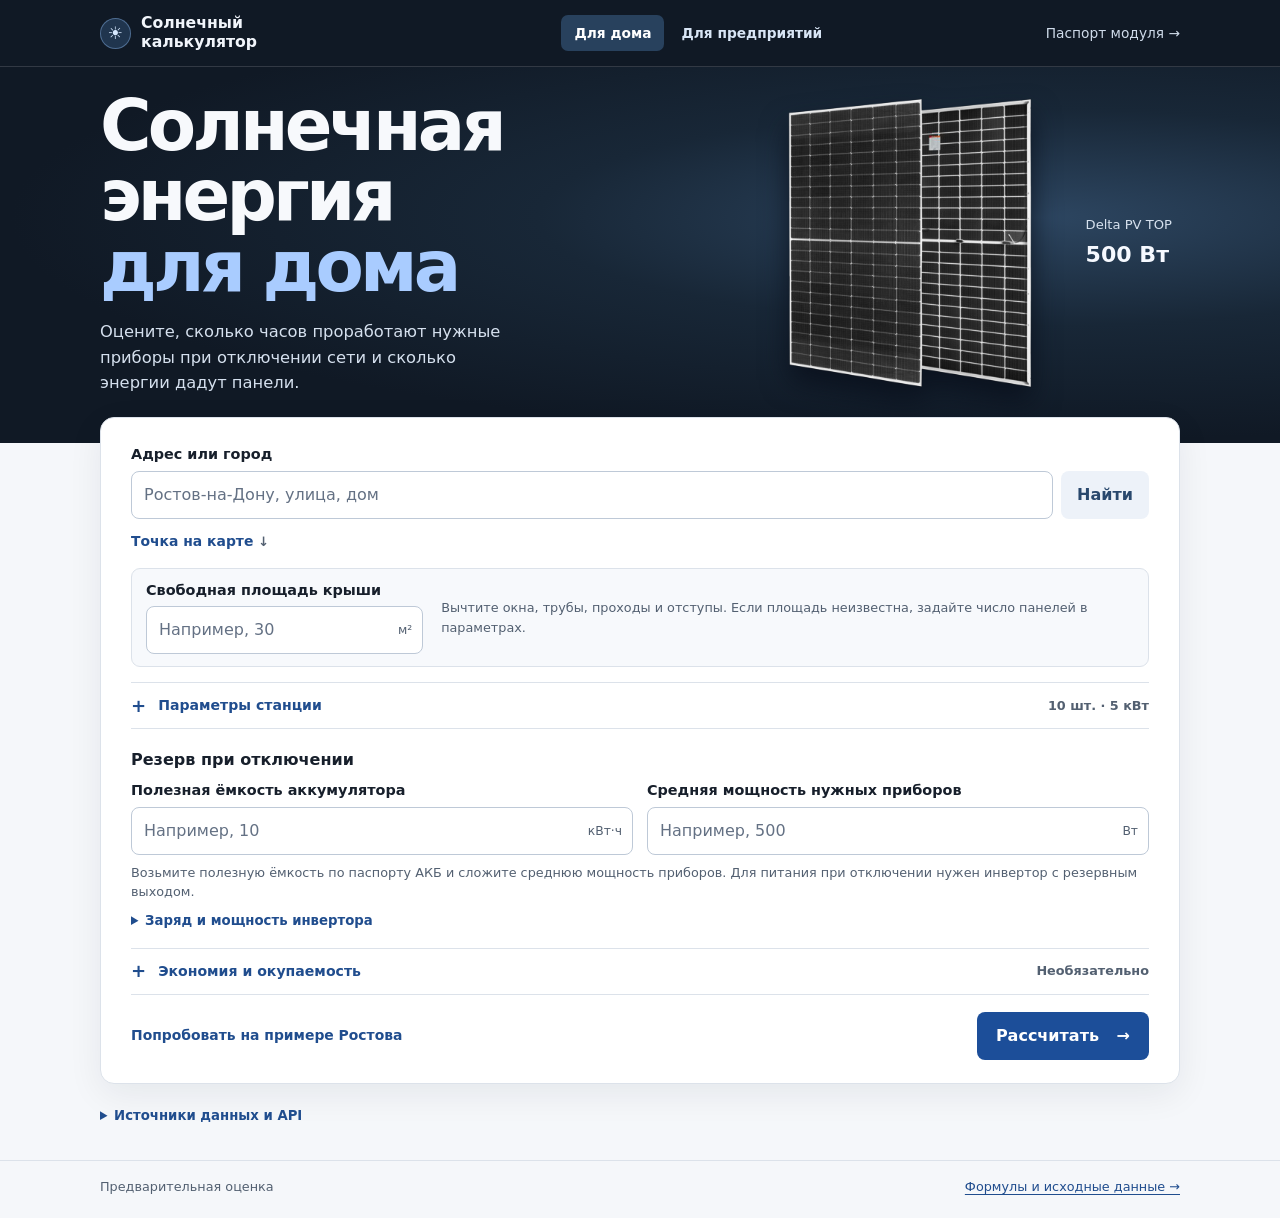
<file: home.html>
<!doctype html>
<html lang="ru">
<head>
  <meta charset="utf-8">
  <meta name="viewport" content="width=device-width, initial-scale=1">
  <meta name="description" content="Рассчитайте время работы от аккумулятора, солнечную выработку и экономию на электроэнергии для дома.">
  <meta name="robots" content="noindex, nofollow">
  <title>Солнечные панели для дома · Delta 500</title>
  <link rel="stylesheet" href="./leaflet.css">
  <link rel="stylesheet" href="./style.css?v=2">
  <script src="./leaflet.js" defer></script>
  <script src="./app.js?v=2" type="module"></script>
</head>
<body data-mode="home">
  <header class="site-header">
    <div class="container header-inner">
      <a class="brand" href="./"><span class="brand-icon" aria-hidden="true">☀︎</span> Солнечный калькулятор</a>
      <nav class="audience-nav" aria-label="Варианты расчёта">
        <a href="./home.html" aria-current="page">Для дома</a>
        <a href="./industry.html">Для предприятий</a>
      </nav>
      <a class="passport-link" href="./panel.pdf" target="_blank" rel="noopener">Паспорт модуля <span aria-hidden="true">→</span></a>
    </div>
  </header>

  <main>
    <section class="hero" aria-labelledby="page-title">
      <div class="container intro">
        <div class="hero-copy">
          <h1 id="page-title">Солнечная энергия <span>для дома</span></h1>
          <p>Оцените, сколько часов проработают нужные приборы при отключении сети и сколько энергии дадут панели.</p>
        </div>
        <figure class="module-photo">
          <img src="./images/delta-module.png" alt="Лицевая и тыльная стороны модуля Delta PV TOP" width="400" height="400" fetchpriority="high">
          <figcaption><span>Delta PV TOP</span><b>500 Вт</b></figcaption>
        </figure>
      </div>
    </section>

    <div class="container workspace" id="workspace">
      <noscript>Для расчёта включите JavaScript в браузере.</noscript>
    </div>
  </main>
  <footer class="site-footer"><div class="container">Предварительная оценка <a href="./methodology.html">Формулы и исходные данные →</a></div></footer>
</body>
</html>
</file>
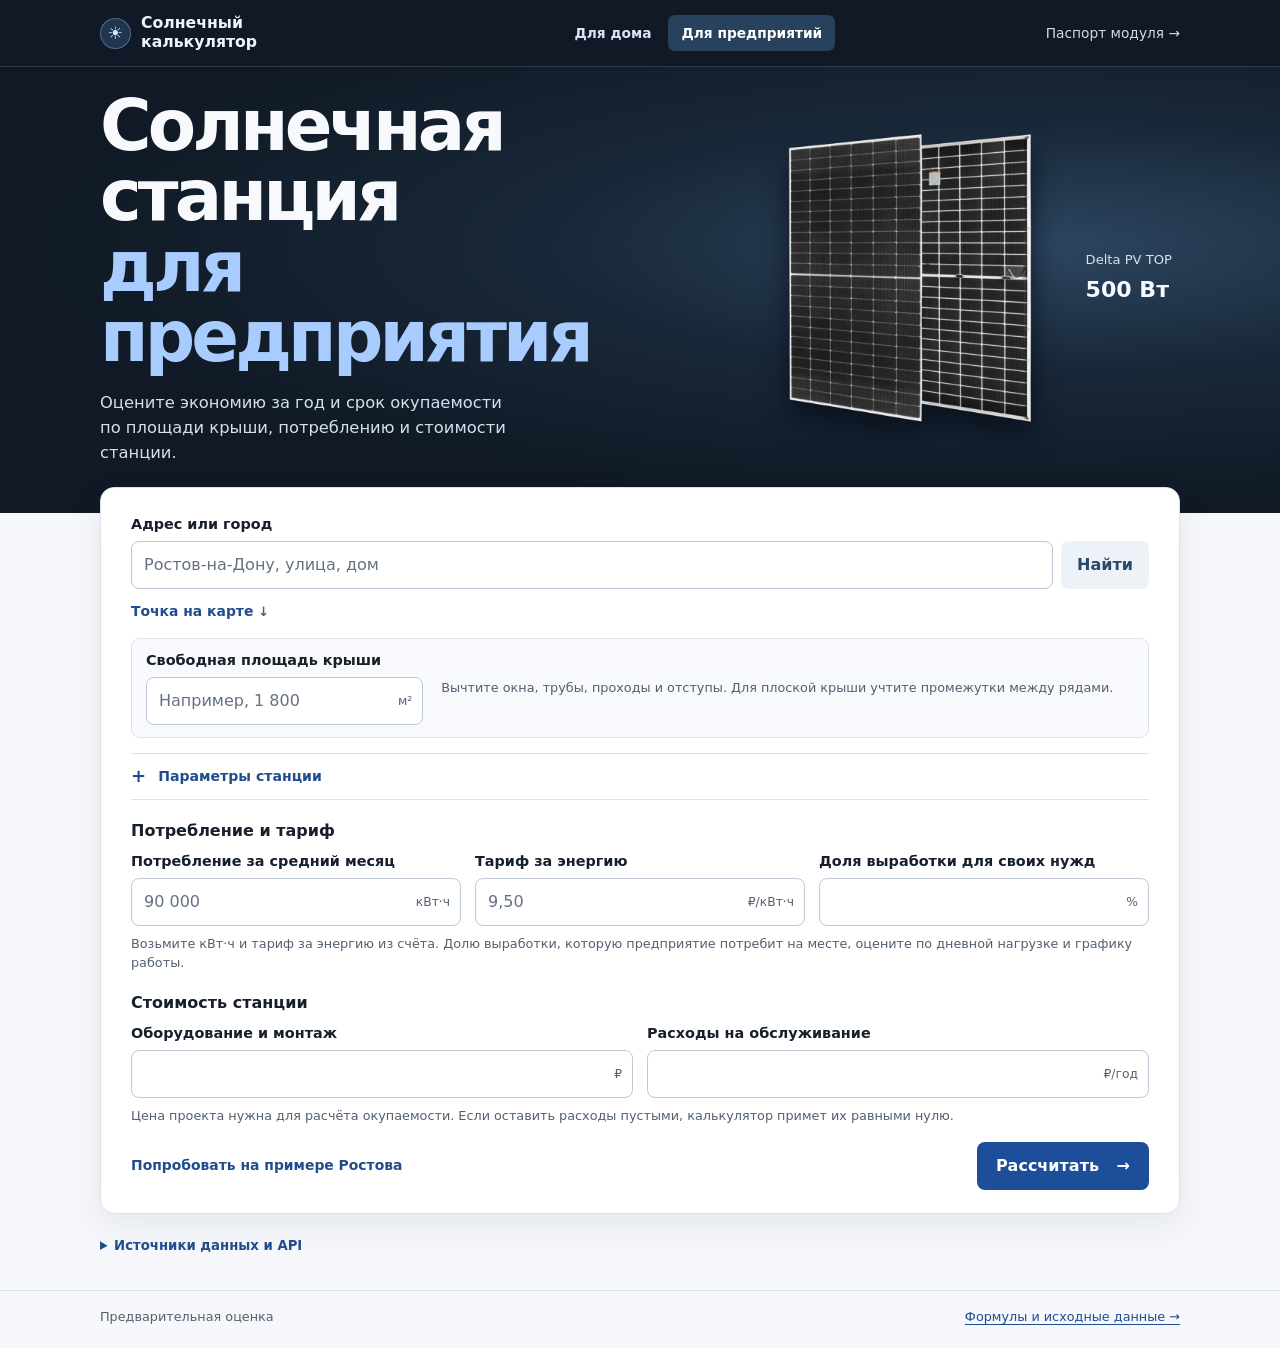
<file: industry.html>
<!doctype html>
<html lang="ru">
<head>
  <meta charset="utf-8">
  <meta name="viewport" content="width=device-width, initial-scale=1">
  <meta name="description" content="Рассчитайте выработку, годовую экономию и окупаемость солнечной станции для предприятия.">
  <meta name="robots" content="noindex, nofollow">
  <title>Солнечные панели для предприятий · Delta 500</title>
  <link rel="stylesheet" href="./leaflet.css">
  <link rel="stylesheet" href="./style.css?v=2">
  <script src="./leaflet.js" defer></script>
  <script src="./app.js?v=2" type="module"></script>
</head>
<body data-mode="industry">
  <header class="site-header">
    <div class="container header-inner">
      <a class="brand" href="./"><span class="brand-icon" aria-hidden="true">☀︎</span> Солнечный калькулятор</a>
      <nav class="audience-nav" aria-label="Варианты расчёта">
        <a href="./home.html">Для дома</a>
        <a href="./industry.html" aria-current="page">Для предприятий</a>
      </nav>
      <a class="passport-link" href="./panel.pdf" target="_blank" rel="noopener">Паспорт модуля <span aria-hidden="true">→</span></a>
    </div>
  </header>

  <main>
    <section class="hero" aria-labelledby="page-title">
      <div class="container intro">
        <div class="hero-copy">
          <h1 id="page-title">Солнечная станция <span>для предприятия</span></h1>
          <p>Оцените экономию за год и срок окупаемости по площади крыши, потреблению и стоимости станции.</p>
        </div>
        <figure class="module-photo">
          <img src="./images/delta-module.png" alt="Лицевая и тыльная стороны модуля Delta PV TOP" width="400" height="400" fetchpriority="high">
          <figcaption><span>Delta PV TOP</span><b>500 Вт</b></figcaption>
        </figure>
      </div>
    </section>

    <div class="container workspace" id="workspace">
      <noscript>Для расчёта включите JavaScript в браузере.</noscript>
    </div>
  </main>
  <footer class="site-footer"><div class="container">Предварительная оценка <a href="./methodology.html">Формулы и исходные данные →</a></div></footer>
</body>
</html>
</file>
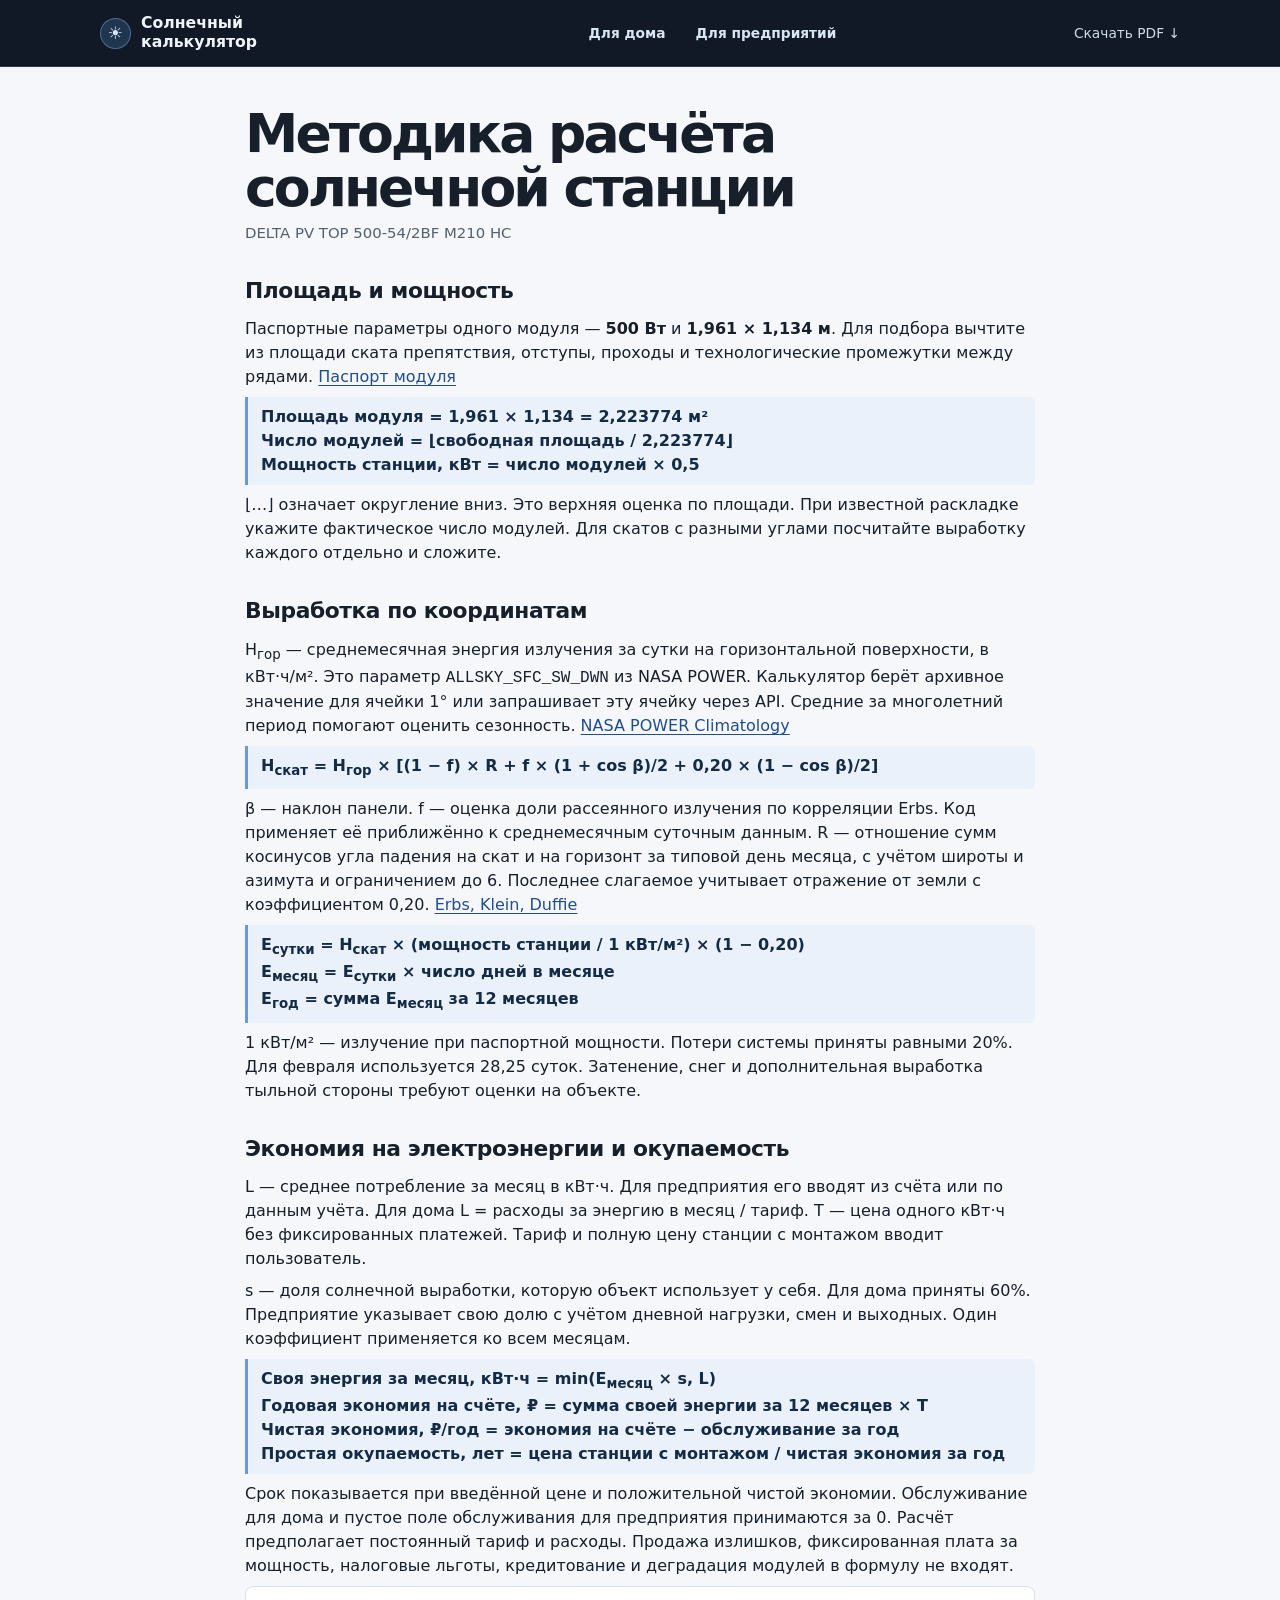
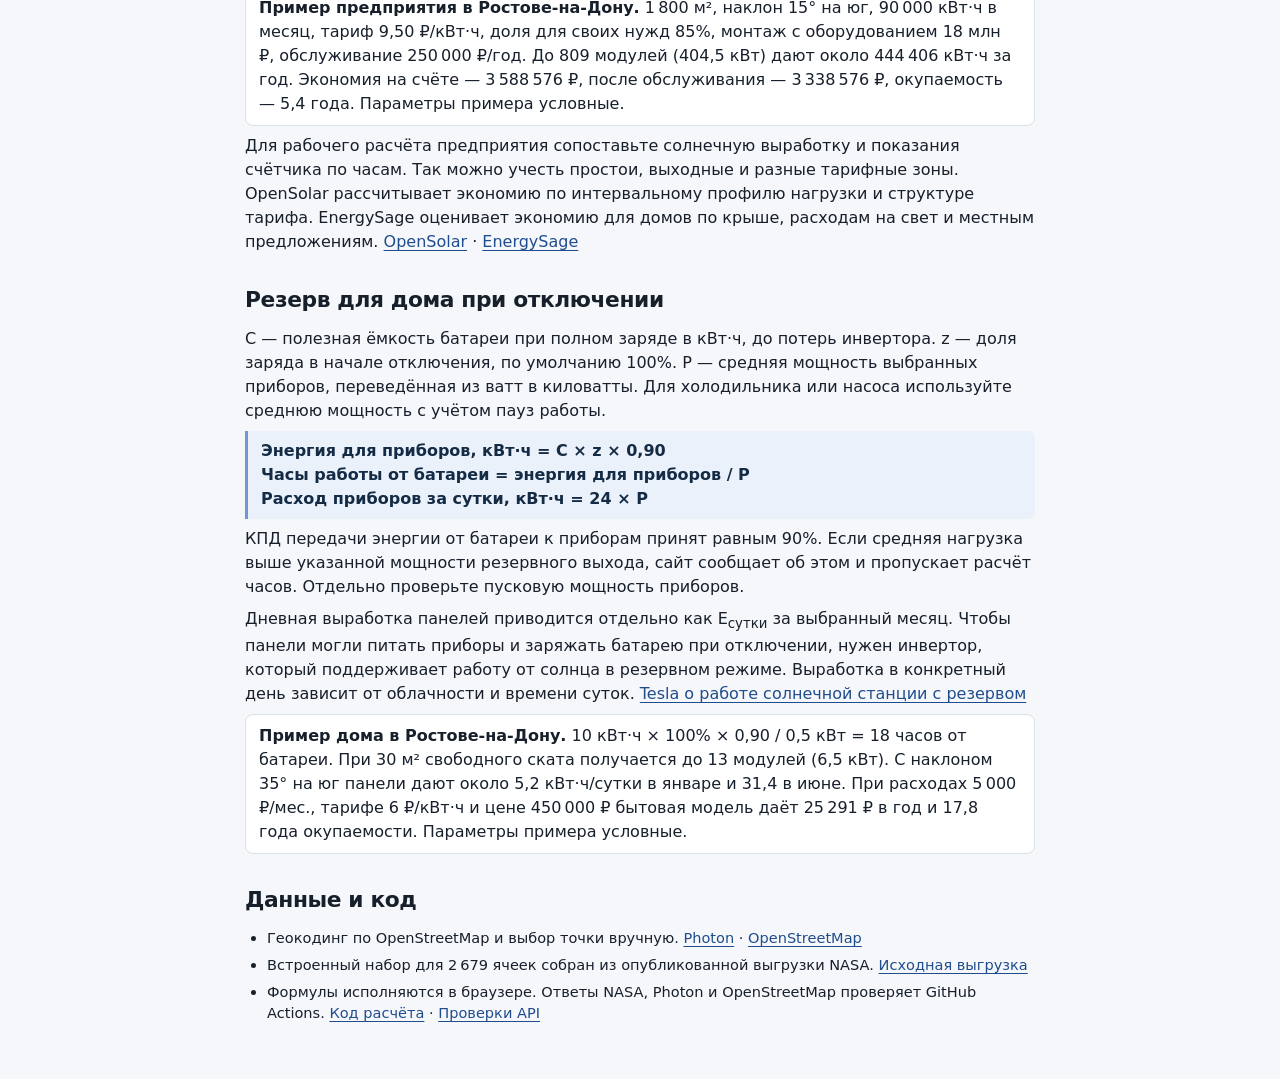
<file: methodology.html>
<!doctype html>
<html lang="ru">
<head>
  <meta charset="utf-8">
  <meta name="viewport" content="width=device-width, initial-scale=1">
  <meta name="robots" content="noindex, nofollow">
  <meta name="description" content="Формулы выработки, экономии, окупаемости и резерва солнечной станции с модулями Delta 500 Вт.">
  <title>Методика расчёта · Delta 500</title>
  <link rel="stylesheet" href="./style.css?v=2">
  <style>
    .document { width: min(790px, calc(100% - 40px)); margin: 40px auto 56px; }
    .document h1 { margin-bottom: 8px; font-size: clamp(2rem, 5.3vw, 3.35rem); }
    .document .model { margin: 0 0 28px; color: var(--muted); font-size: .93rem; }
    .document section { margin-top: 30px; }
    .document h2 { margin: 0 0 10px; font-size: 1.36rem; letter-spacing: -.018em; }
    .document p, .document ul { margin: 8px 0; }
    .document ul { padding-left: 22px; }
    .document li + li { margin-top: 5px; }
    .formula {
      padding: 8px 13px;
      border-left: 3px solid #6f98cc;
      border-radius: 0 6px 6px 0;
      background: #eaf1fa;
      color: #142b45;
      font-weight: 640;
      overflow-wrap: anywhere;
    }
    .document var { font-style: normal; }
    .example { padding: 9px 13px; border: 1px solid var(--line); border-radius: 8px; background: #fff; }
    .references { font-size: .91rem; }
    @media print {
      @page { size: A4; margin: 15mm 16mm; }
      :root { background: #fff; font-size: 11pt; line-height: 1.44; }
      .site-header { display: none; }
      .document { width: auto; margin: 0; }
      .document h1 { font-size: 26pt; line-height: 1.07; }
      .document h2 { font-size: 15pt; break-after: avoid; }
      .document .model { margin-bottom: 18px; }
      .document section { margin-top: 15px; }
      .document p, .document ul { margin-block: 6px; }
      .document p, .formula, .example { break-inside: avoid; }
      .formula, .example { print-color-adjust: exact; }
      .next-page { break-before: page; }
    }
  </style>
</head>
<body>
  <header class="site-header">
    <div class="container header-inner">
      <a class="brand" href="./"><span class="brand-icon" aria-hidden="true">☀︎</span> Солнечный калькулятор</a>
      <nav class="audience-nav" aria-label="Варианты расчёта">
        <a href="./">Для дома</a>
        <a href="./industry.html">Для предприятий</a>
      </nav>
      <a class="passport-link" href="./methodology.pdf" download>Скачать PDF <span aria-hidden="true">↓</span></a>
    </div>
  </header>

  <main class="document">
    <h1>Методика расчёта солнечной станции</h1>
    <p class="model">DELTA PV TOP 500-54/2BF M210 HC</p>

    <section aria-labelledby="size-title">
      <h2 id="size-title">Площадь и мощность</h2>
      <p>Паспортные параметры одного модуля — <strong>500 Вт</strong> и <strong>1,961 × 1,134 м</strong>. Для подбора вычтите из площади ската препятствия, отступы, проходы и технологические промежутки между рядами. <a href="https://mikhail228777.github.io/solar-calculator-delta-500/panel.pdf">Паспорт модуля</a></p>
      <p class="formula">Площадь модуля = 1,961 × 1,134 = 2,223774 м²<br>Число модулей = ⌊свободная площадь / 2,223774⌋<br>Мощность станции, кВт = число модулей × 0,5</p>
      <p>⌊…⌋ означает округление вниз. Это верхняя оценка по площади. При известной раскладке укажите фактическое число модулей. Для скатов с разными углами посчитайте выработку каждого отдельно и сложите.</p>
    </section>

    <section aria-labelledby="energy-title">
      <h2 id="energy-title">Выработка по координатам</h2>
      <p><var>H<sub>гор</sub></var> — среднемесячная энергия излучения за сутки на горизонтальной поверхности, в кВт·ч/м². Это параметр <code>ALLSKY_SFC_SW_DWN</code> из NASA POWER. Калькулятор берёт архивное значение для ячейки 1° или запрашивает эту ячейку через API. Средние за многолетний период помогают оценить сезонность. <a href="https://power.larc.nasa.gov/docs/services/api/temporal/climatology/">NASA POWER Climatology</a></p>
      <p class="formula">H<sub>скат</sub> = H<sub>гор</sub> × [(1 − f) × R + f × (1 + cos β)/2 + 0,20 × (1 − cos β)/2]</p>
      <p>β — наклон панели. <var>f</var> — оценка доли рассеянного излучения по корреляции Erbs. Код применяет её приближённо к среднемесячным суточным данным. <var>R</var> — отношение сумм косинусов угла падения на скат и на горизонт за типовой день месяца, с учётом широты и азимута и ограничением до 6. Последнее слагаемое учитывает отражение от земли с коэффициентом 0,20. <a href="https://doi.org/10.1016/0038-092X(82)90302-4">Erbs, Klein, Duffie</a></p>
      <p class="formula">E<sub>сутки</sub> = H<sub>скат</sub> × (мощность станции / 1 кВт/м²) × (1 − 0,20)<br>E<sub>месяц</sub> = E<sub>сутки</sub> × число дней в месяце<br>E<sub>год</sub> = сумма E<sub>месяц</sub> за 12 месяцев</p>
      <p>1 кВт/м² — излучение при паспортной мощности. Потери системы приняты равными 20%. Для февраля используется 28,25 суток. Затенение, снег и дополнительная выработка тыльной стороны требуют оценки на объекте.</p>
    </section>

    <section class="next-page" aria-labelledby="finance-title">
      <h2 id="finance-title">Экономия на электроэнергии и окупаемость</h2>
      <p><var>L</var> — среднее потребление за месяц в кВт·ч. Для предприятия его вводят из счёта или по данным учёта. Для дома <var>L</var> = расходы за энергию в месяц / тариф. <var>Т</var> — цена одного кВт·ч без фиксированных платежей. Тариф и полную цену станции с монтажом вводит пользователь.</p>
      <p><var>s</var> — доля солнечной выработки, которую объект использует у себя. Для дома приняты 60%. Предприятие указывает свою долю с учётом дневной нагрузки, смен и выходных. Один коэффициент применяется ко всем месяцам.</p>
      <p class="formula">Своя энергия за месяц, кВт·ч = min(E<sub>месяц</sub> × s, L)<br>Годовая экономия на счёте, ₽ = сумма своей энергии за 12 месяцев × Т<br>Чистая экономия, ₽/год = экономия на счёте − обслуживание за год<br>Простая окупаемость, лет = цена станции с монтажом / чистая экономия за год</p>
      <p>Срок показывается при введённой цене и положительной чистой экономии. Обслуживание для дома и пустое поле обслуживания для предприятия принимаются за 0. Расчёт предполагает постоянный тариф и расходы. Продажа излишков, фиксированная плата за мощность, налоговые льготы, кредитование и деградация модулей в формулу не входят.</p>
      <p class="example"><strong>Пример предприятия в Ростове-на-Дону.</strong> 1 800 м², наклон 15° на юг, 90 000 кВт·ч в месяц, тариф 9,50 ₽/кВт·ч, доля для своих нужд 85%, монтаж с оборудованием 18 млн ₽, обслуживание 250 000 ₽/год. До 809 модулей (404,5 кВт) дают около 444 406 кВт·ч за год. Экономия на счёте — 3 588 576 ₽, после обслуживания — 3 338 576 ₽, окупаемость — 5,4 года. Параметры примера условные.</p>
      <p>Для рабочего расчёта предприятия сопоставьте солнечную выработку и показания счётчика по часам. Так можно учесть простои, выходные и разные тарифные зоны. OpenSolar рассчитывает экономию по интервальному профилю нагрузки и структуре тарифа. EnergySage оценивает экономию для домов по крыше, расходам на свет и местным предложениям. <a href="https://support.opensolar.com/hc/en-us/articles/5733939697679-How-OpenSolar-calculates-utility-bill-savings">OpenSolar</a> · <a href="https://www.energysage.com/solar/calculator/">EnergySage</a></p>
    </section>

    <section class="next-page" aria-labelledby="backup-title">
      <h2 id="backup-title">Резерв для дома при отключении</h2>
      <p><var>C</var> — полезная ёмкость батареи при полном заряде в кВт·ч, до потерь инвертора. <var>z</var> — доля заряда в начале отключения, по умолчанию 100%. <var>P</var> — средняя мощность выбранных приборов, переведённая из ватт в киловатты. Для холодильника или насоса используйте среднюю мощность с учётом пауз работы.</p>
      <p class="formula">Энергия для приборов, кВт·ч = C × z × 0,90<br>Часы работы от батареи = энергия для приборов / P<br>Расход приборов за сутки, кВт·ч = 24 × P</p>
      <p>КПД передачи энергии от батареи к приборам принят равным 90%. Если средняя нагрузка выше указанной мощности резервного выхода, сайт сообщает об этом и пропускает расчёт часов. Отдельно проверьте пусковую мощность приборов.</p>
      <p>Дневная выработка панелей приводится отдельно как <var>E<sub>сутки</sub></var> за выбранный месяц. Чтобы панели могли питать приборы и заряжать батарею при отключении, нужен инвертор, который поддерживает работу от солнца в резервном режиме. Выработка в конкретный день зависит от облачности и времени суток. <a href="https://www.tesla.com/support/energy/solar-panels/after-installation/understanding-system-performance">Tesla о работе солнечной станции с резервом</a></p>
      <p class="example"><strong>Пример дома в Ростове-на-Дону.</strong> 10 кВт·ч × 100% × 0,90 / 0,5 кВт = 18 часов от батареи. При 30 м² свободного ската получается до 13 модулей (6,5 кВт). С наклоном 35° на юг панели дают около 5,2 кВт·ч/сутки в январе и 31,4 в июне. При расходах 5 000 ₽/мес., тарифе 6 ₽/кВт·ч и цене 450 000 ₽ бытовая модель даёт 25 291 ₽ в год и 17,8 года окупаемости. Параметры примера условные.</p>
    </section>

    <section class="references" aria-labelledby="sources-title">
      <h2 id="sources-title">Данные и код</h2>
      <ul>
        <li>Геокодинг по OpenStreetMap и выбор точки вручную. <a href="https://photon.komoot.io/">Photon</a> · <a href="https://www.openstreetmap.org/copyright">OpenStreetMap</a></li>
        <li>Встроенный набор для 2 679 ячеек собран из опубликованной выгрузки NASA. <a href="https://github.com/hssaleh/Heat-Route-to-Firm-H2/blob/2cacb152e327a3246be186a40f83c2bcf6bc75e7/data/nasa_param_GHI.csv">Исходная выгрузка</a></li>
        <li>Формулы исполняются в браузере. Ответы NASA, Photon и OpenStreetMap проверяет GitHub Actions. <a href="https://github.com/mikhail228777/solar-calculator-delta-500/blob/main/solar.js">Код расчёта</a> · <a href="https://github.com/mikhail228777/solar-calculator-delta-500/actions">Проверки API</a></li>
      </ul>
    </section>
  </main>
</body>
</html>
</file>
<file: leaflet.css>
/* required styles */

.leaflet-pane,
.leaflet-tile,
.leaflet-marker-icon,
.leaflet-marker-shadow,
.leaflet-tile-container,
.leaflet-pane > svg,
.leaflet-pane > canvas,
.leaflet-zoom-box,
.leaflet-image-layer,
.leaflet-layer {
	position: absolute;
	left: 0;
	top: 0;
	}
.leaflet-container {
	overflow: hidden;
	}
.leaflet-tile,
.leaflet-marker-icon,
.leaflet-marker-shadow {
	-webkit-user-select: none;
	   -moz-user-select: none;
	        user-select: none;
	  -webkit-user-drag: none;
	}
/* Prevents IE11 from highlighting tiles in blue */
.leaflet-tile::selection {
	background: transparent;
}
/* Safari renders non-retina tile on retina better with this, but Chrome is worse */
.leaflet-safari .leaflet-tile {
	image-rendering: -webkit-optimize-contrast;
	}
/* hack that prevents hw layers "stretching" when loading new tiles */
.leaflet-safari .leaflet-tile-container {
	width: 1600px;
	height: 1600px;
	-webkit-transform-origin: 0 0;
	}
.leaflet-marker-icon,
.leaflet-marker-shadow {
	display: block;
	}
/* .leaflet-container svg: reset svg max-width decleration shipped in Joomla! (joomla.org) 3.x */
/* .leaflet-container img: map is broken in FF if you have max-width: 100% on tiles */
.leaflet-container .leaflet-overlay-pane svg {
	max-width: none !important;
	max-height: none !important;
	}
.leaflet-container .leaflet-marker-pane img,
.leaflet-container .leaflet-shadow-pane img,
.leaflet-container .leaflet-tile-pane img,
.leaflet-container img.leaflet-image-layer,
.leaflet-container .leaflet-tile {
	max-width: none !important;
	max-height: none !important;
	width: auto;
	padding: 0;
	}

.leaflet-container img.leaflet-tile {
	/* See: https://bugs.chromium.org/p/chromium/issues/detail?id=600120 */
	mix-blend-mode: plus-lighter;
}

.leaflet-container.leaflet-touch-zoom {
	-ms-touch-action: pan-x pan-y;
	touch-action: pan-x pan-y;
	}
.leaflet-container.leaflet-touch-drag {
	-ms-touch-action: pinch-zoom;
	/* Fallback for FF which doesn't support pinch-zoom */
	touch-action: none;
	touch-action: pinch-zoom;
}
.leaflet-container.leaflet-touch-drag.leaflet-touch-zoom {
	-ms-touch-action: none;
	touch-action: none;
}
.leaflet-container {
	-webkit-tap-highlight-color: transparent;
}
.leaflet-container a {
	-webkit-tap-highlight-color: rgba(51, 181, 229, 0.4);
}
.leaflet-tile {
	filter: inherit;
	visibility: hidden;
	}
.leaflet-tile-loaded {
	visibility: inherit;
	}
.leaflet-zoom-box {
	width: 0;
	height: 0;
	-moz-box-sizing: border-box;
	     box-sizing: border-box;
	z-index: 800;
	}
/* workaround for https://bugzilla.mozilla.org/show_bug.cgi?id=888319 */
.leaflet-overlay-pane svg {
	-moz-user-select: none;
	}

.leaflet-pane         { z-index: 400; }

.leaflet-tile-pane    { z-index: 200; }
.leaflet-overlay-pane { z-index: 400; }
.leaflet-shadow-pane  { z-index: 500; }
.leaflet-marker-pane  { z-index: 600; }
.leaflet-tooltip-pane   { z-index: 650; }
.leaflet-popup-pane   { z-index: 700; }

.leaflet-map-pane canvas { z-index: 100; }
.leaflet-map-pane svg    { z-index: 200; }

.leaflet-vml-shape {
	width: 1px;
	height: 1px;
	}
.lvml {
	behavior: url(#default#VML);
	display: inline-block;
	position: absolute;
	}


/* control positioning */

.leaflet-control {
	position: relative;
	z-index: 800;
	pointer-events: visiblePainted; /* IE 9-10 doesn't have auto */
	pointer-events: auto;
	}
.leaflet-top,
.leaflet-bottom {
	position: absolute;
	z-index: 1000;
	pointer-events: none;
	}
.leaflet-top {
	top: 0;
	}
.leaflet-right {
	right: 0;
	}
.leaflet-bottom {
	bottom: 0;
	}
.leaflet-left {
	left: 0;
	}
.leaflet-control {
	float: left;
	clear: both;
	}
.leaflet-right .leaflet-control {
	float: right;
	}
.leaflet-top .leaflet-control {
	margin-top: 10px;
	}
.leaflet-bottom .leaflet-control {
	margin-bottom: 10px;
	}
.leaflet-left .leaflet-control {
	margin-left: 10px;
	}
.leaflet-right .leaflet-control {
	margin-right: 10px;
	}


/* zoom and fade animations */

.leaflet-fade-anim .leaflet-popup {
	opacity: 0;
	-webkit-transition: opacity 0.2s linear;
	   -moz-transition: opacity 0.2s linear;
	        transition: opacity 0.2s linear;
	}
.leaflet-fade-anim .leaflet-map-pane .leaflet-popup {
	opacity: 1;
	}
.leaflet-zoom-animated {
	-webkit-transform-origin: 0 0;
	    -ms-transform-origin: 0 0;
	        transform-origin: 0 0;
	}
svg.leaflet-zoom-animated {
	will-change: transform;
}

.leaflet-zoom-anim .leaflet-zoom-animated {
	-webkit-transition: -webkit-transform 0.25s cubic-bezier(0,0,0.25,1);
	   -moz-transition:    -moz-transform 0.25s cubic-bezier(0,0,0.25,1);
	        transition:         transform 0.25s cubic-bezier(0,0,0.25,1);
	}
.leaflet-zoom-anim .leaflet-tile,
.leaflet-pan-anim .leaflet-tile {
	-webkit-transition: none;
	   -moz-transition: none;
	        transition: none;
	}

.leaflet-zoom-anim .leaflet-zoom-hide {
	visibility: hidden;
	}


/* cursors */

.leaflet-interactive {
	cursor: pointer;
	}
.leaflet-grab {
	cursor: -webkit-grab;
	cursor:    -moz-grab;
	cursor:         grab;
	}
.leaflet-crosshair,
.leaflet-crosshair .leaflet-interactive {
	cursor: crosshair;
	}
.leaflet-popup-pane,
.leaflet-control {
	cursor: auto;
	}
.leaflet-dragging .leaflet-grab,
.leaflet-dragging .leaflet-grab .leaflet-interactive,
.leaflet-dragging .leaflet-marker-draggable {
	cursor: move;
	cursor: -webkit-grabbing;
	cursor:    -moz-grabbing;
	cursor:         grabbing;
	}

/* marker & overlays interactivity */
.leaflet-marker-icon,
.leaflet-marker-shadow,
.leaflet-image-layer,
.leaflet-pane > svg path,
.leaflet-tile-container {
	pointer-events: none;
	}

.leaflet-marker-icon.leaflet-interactive,
.leaflet-image-layer.leaflet-interactive,
.leaflet-pane > svg path.leaflet-interactive,
svg.leaflet-image-layer.leaflet-interactive path {
	pointer-events: visiblePainted; /* IE 9-10 doesn't have auto */
	pointer-events: auto;
	}

/* visual tweaks */

.leaflet-container {
	background: #ddd;
	outline-offset: 1px;
	}
.leaflet-container a {
	color: #0078A8;
	}
.leaflet-zoom-box {
	border: 2px dotted #38f;
	background: rgba(255,255,255,0.5);
	}


/* general typography */
.leaflet-container {
	font-family: "Helvetica Neue", Arial, Helvetica, sans-serif;
	font-size: 12px;
	font-size: 0.75rem;
	line-height: 1.5;
	}


/* general toolbar styles */

.leaflet-bar {
	box-shadow: 0 1px 5px rgba(0,0,0,0.65);
	border-radius: 4px;
	}
.leaflet-bar a {
	background-color: #fff;
	border-bottom: 1px solid #ccc;
	width: 26px;
	height: 26px;
	line-height: 26px;
	display: block;
	text-align: center;
	text-decoration: none;
	color: black;
	}
.leaflet-bar a,
.leaflet-control-layers-toggle {
	background-position: 50% 50%;
	background-repeat: no-repeat;
	display: block;
	}
.leaflet-bar a:hover,
.leaflet-bar a:focus {
	background-color: #f4f4f4;
	}
.leaflet-bar a:first-child {
	border-top-left-radius: 4px;
	border-top-right-radius: 4px;
	}
.leaflet-bar a:last-child {
	border-bottom-left-radius: 4px;
	border-bottom-right-radius: 4px;
	border-bottom: none;
	}
.leaflet-bar a.leaflet-disabled {
	cursor: default;
	background-color: #f4f4f4;
	color: #bbb;
	}

.leaflet-touch .leaflet-bar a {
	width: 30px;
	height: 30px;
	line-height: 30px;
	}
.leaflet-touch .leaflet-bar a:first-child {
	border-top-left-radius: 2px;
	border-top-right-radius: 2px;
	}
.leaflet-touch .leaflet-bar a:last-child {
	border-bottom-left-radius: 2px;
	border-bottom-right-radius: 2px;
	}

/* zoom control */

.leaflet-control-zoom-in,
.leaflet-control-zoom-out {
	font: bold 18px 'Lucida Console', Monaco, monospace;
	text-indent: 1px;
	}

.leaflet-touch .leaflet-control-zoom-in, .leaflet-touch .leaflet-control-zoom-out  {
	font-size: 22px;
	}


/* layers control */

.leaflet-control-layers {
	box-shadow: 0 1px 5px rgba(0,0,0,0.4);
	background: #fff;
	border-radius: 5px;
	}
.leaflet-control-layers-toggle {
	background-image: url(images/layers.png);
	width: 36px;
	height: 36px;
	}
.leaflet-retina .leaflet-control-layers-toggle {
	background-image: url(images/layers-2x.png);
	background-size: 26px 26px;
	}
.leaflet-touch .leaflet-control-layers-toggle {
	width: 44px;
	height: 44px;
	}
.leaflet-control-layers .leaflet-control-layers-list,
.leaflet-control-layers-expanded .leaflet-control-layers-toggle {
	display: none;
	}
.leaflet-control-layers-expanded .leaflet-control-layers-list {
	display: block;
	position: relative;
	}
.leaflet-control-layers-expanded {
	padding: 6px 10px 6px 6px;
	color: #333;
	background: #fff;
	}
.leaflet-control-layers-scrollbar {
	overflow-y: scroll;
	overflow-x: hidden;
	padding-right: 5px;
	}
.leaflet-control-layers-selector {
	margin-top: 2px;
	position: relative;
	top: 1px;
	}
.leaflet-control-layers label {
	display: block;
	font-size: 13px;
	font-size: 1.08333em;
	}
.leaflet-control-layers-separator {
	height: 0;
	border-top: 1px solid #ddd;
	margin: 5px -10px 5px -6px;
	}

/* Default icon URLs */
.leaflet-default-icon-path { /* used only in path-guessing heuristic, see L.Icon.Default */
	background-image: url(images/marker-icon.png);
	}


/* attribution and scale controls */

.leaflet-container .leaflet-control-attribution {
	background: #fff;
	background: rgba(255, 255, 255, 0.8);
	margin: 0;
	}
.leaflet-control-attribution,
.leaflet-control-scale-line {
	padding: 0 5px;
	color: #333;
	line-height: 1.4;
	}
.leaflet-control-attribution a {
	text-decoration: none;
	}
.leaflet-control-attribution a:hover,
.leaflet-control-attribution a:focus {
	text-decoration: underline;
	}
.leaflet-attribution-flag {
	display: inline !important;
	vertical-align: baseline !important;
	width: 1em;
	height: 0.6669em;
	}
.leaflet-left .leaflet-control-scale {
	margin-left: 5px;
	}
.leaflet-bottom .leaflet-control-scale {
	margin-bottom: 5px;
	}
.leaflet-control-scale-line {
	border: 2px solid #777;
	border-top: none;
	line-height: 1.1;
	padding: 2px 5px 1px;
	white-space: nowrap;
	-moz-box-sizing: border-box;
	     box-sizing: border-box;
	background: rgba(255, 255, 255, 0.8);
	text-shadow: 1px 1px #fff;
	}
.leaflet-control-scale-line:not(:first-child) {
	border-top: 2px solid #777;
	border-bottom: none;
	margin-top: -2px;
	}
.leaflet-control-scale-line:not(:first-child):not(:last-child) {
	border-bottom: 2px solid #777;
	}

.leaflet-touch .leaflet-control-attribution,
.leaflet-touch .leaflet-control-layers,
.leaflet-touch .leaflet-bar {
	box-shadow: none;
	}
.leaflet-touch .leaflet-control-layers,
.leaflet-touch .leaflet-bar {
	border: 2px solid rgba(0,0,0,0.2);
	background-clip: padding-box;
	}


/* popup */

.leaflet-popup {
	position: absolute;
	text-align: center;
	margin-bottom: 20px;
	}
.leaflet-popup-content-wrapper {
	padding: 1px;
	text-align: left;
	border-radius: 12px;
	}
.leaflet-popup-content {
	margin: 13px 24px 13px 20px;
	line-height: 1.3;
	font-size: 13px;
	font-size: 1.08333em;
	min-height: 1px;
	}
.leaflet-popup-content p {
	margin: 17px 0;
	margin: 1.3em 0;
	}
.leaflet-popup-tip-container {
	width: 40px;
	height: 20px;
	position: absolute;
	left: 50%;
	margin-top: -1px;
	margin-left: -20px;
	overflow: hidden;
	pointer-events: none;
	}
.leaflet-popup-tip {
	width: 17px;
	height: 17px;
	padding: 1px;

	margin: -10px auto 0;
	pointer-events: auto;

	-webkit-transform: rotate(45deg);
	   -moz-transform: rotate(45deg);
	    -ms-transform: rotate(45deg);
	        transform: rotate(45deg);
	}
.leaflet-popup-content-wrapper,
.leaflet-popup-tip {
	background: white;
	color: #333;
	box-shadow: 0 3px 14px rgba(0,0,0,0.4);
	}
.leaflet-container a.leaflet-popup-close-button {
	position: absolute;
	top: 0;
	right: 0;
	border: none;
	text-align: center;
	width: 24px;
	height: 24px;
	font: 16px/24px Tahoma, Verdana, sans-serif;
	color: #757575;
	text-decoration: none;
	background: transparent;
	}
.leaflet-container a.leaflet-popup-close-button:hover,
.leaflet-container a.leaflet-popup-close-button:focus {
	color: #585858;
	}
.leaflet-popup-scrolled {
	overflow: auto;
	}

.leaflet-oldie .leaflet-popup-content-wrapper {
	-ms-zoom: 1;
	}
.leaflet-oldie .leaflet-popup-tip {
	width: 24px;
	margin: 0 auto;

	-ms-filter: "progid:DXImageTransform.Microsoft.Matrix(M11=0.70710678, M12=0.70710678, M21=-0.70710678, M22=0.70710678)";
	filter: progid:DXImageTransform.Microsoft.Matrix(M11=0.70710678, M12=0.70710678, M21=-0.70710678, M22=0.70710678);
	}

.leaflet-oldie .leaflet-control-zoom,
.leaflet-oldie .leaflet-control-layers,
.leaflet-oldie .leaflet-popup-content-wrapper,
.leaflet-oldie .leaflet-popup-tip {
	border: 1px solid #999;
	}


/* div icon */

.leaflet-div-icon {
	background: #fff;
	border: 1px solid #666;
	}


/* Tooltip */
/* Base styles for the element that has a tooltip */
.leaflet-tooltip {
	position: absolute;
	padding: 6px;
	background-color: #fff;
	border: 1px solid #fff;
	border-radius: 3px;
	color: #222;
	white-space: nowrap;
	-webkit-user-select: none;
	-moz-user-select: none;
	-ms-user-select: none;
	user-select: none;
	pointer-events: none;
	box-shadow: 0 1px 3px rgba(0,0,0,0.4);
	}
.leaflet-tooltip.leaflet-interactive {
	cursor: pointer;
	pointer-events: auto;
	}
.leaflet-tooltip-top:before,
.leaflet-tooltip-bottom:before,
.leaflet-tooltip-left:before,
.leaflet-tooltip-right:before {
	position: absolute;
	pointer-events: none;
	border: 6px solid transparent;
	background: transparent;
	content: "";
	}

/* Directions */

.leaflet-tooltip-bottom {
	margin-top: 6px;
}
.leaflet-tooltip-top {
	margin-top: -6px;
}
.leaflet-tooltip-bottom:before,
.leaflet-tooltip-top:before {
	left: 50%;
	margin-left: -6px;
	}
.leaflet-tooltip-top:before {
	bottom: 0;
	margin-bottom: -12px;
	border-top-color: #fff;
	}
.leaflet-tooltip-bottom:before {
	top: 0;
	margin-top: -12px;
	margin-left: -6px;
	border-bottom-color: #fff;
	}
.leaflet-tooltip-left {
	margin-left: -6px;
}
.leaflet-tooltip-right {
	margin-left: 6px;
}
.leaflet-tooltip-left:before,
.leaflet-tooltip-right:before {
	top: 50%;
	margin-top: -6px;
	}
.leaflet-tooltip-left:before {
	right: 0;
	margin-right: -12px;
	border-left-color: #fff;
	}
.leaflet-tooltip-right:before {
	left: 0;
	margin-left: -12px;
	border-right-color: #fff;
	}

/* Printing */

@media print {
	/* Prevent printers from removing background-images of controls. */
	.leaflet-control {
		-webkit-print-color-adjust: exact;
		print-color-adjust: exact;
		}
	}
</file>
<file: style.css>
:root {
  color-scheme: light;
  --ink: #171f2b;
  --muted: #536071;
  --link: #204d8e;
  --dark: #162331;
  --action: #1c4e99;
  --light: #edf2f9;
  --line: #dce2ea;
  --field-line: #bec9d7;
  --accent: #a9ccff;
  --background: #f5f7fa;
  font: 16px/1.5 Inter, system-ui, -apple-system, BlinkMacSystemFont, "Segoe UI", sans-serif;
  color: var(--ink);
  background: var(--background);
}

*, *::before, *::after { box-sizing: border-box; }
body { margin: 0; }
[hidden] { display: none !important; }
button, input, select { font: inherit; }
button { cursor: pointer; }
a { color: var(--link); text-underline-offset: 3px; }
:focus-visible { outline: 3px solid #2d68ad; outline-offset: 3px; }
.container { width: min(1080px, calc(100% - 64px)); margin-inline: auto; }

.site-header { background: #101925; border-bottom: 1px solid #ffffff24; }
.header-inner {
  min-height: 66px;
  display: flex;
  justify-content: space-between;
  align-items: center;
  gap: 14px;
}
.brand {
  display: inline-flex;
  align-items: center;
  gap: 10px;
  color: #f1f5fb;
  font-size: .98rem;
  font-weight: 730;
  line-height: 1.2;
  text-decoration: none;
}
.brand-icon {
  display: grid;
  place-items: center;
  flex: 0 0 31px;
  height: 31px;
  border: 1px solid #8eb9f16b;
  border-radius: 50%;
  background: #20354e;
  color: #d7e9ff;
  font-size: 1.08rem;
}
.audience-nav { display: flex; flex-wrap: wrap; align-items: center; gap: 4px; }
.audience-nav a {
  padding: 8px 13px;
  border-radius: 7px;
  color: #d8e5f5;
  font-size: .86rem;
  font-weight: 640;
  text-decoration: none;
}
.audience-nav a:hover { background: #ffffff13; }
.audience-nav [aria-current="page"] { color: #fff; background: #28415d; }
.passport-link { color: #cfdbea; font-size: .86rem; white-space: nowrap; text-decoration: none; }
.passport-link:hover { text-decoration: underline; }
.site-header :focus-visible { outline-color: var(--accent); }

.hero {
  color: #f7f9fc;
  background: radial-gradient(ellipse at 81% 40%, #2d4661 0%, #182737 34%, #101925 70%);
}
.intro {
  display: grid;
  grid-template-columns: minmax(0, 1.25fr) minmax(0, .9fr);
  align-items: center;
  gap: 26px;
  min-height: 316px;
  padding-block: 24px 48px;
}
h1 {
  margin: 0 0 17px;
  font-size: clamp(2.2rem, 5.5vw, 4.4rem);
  line-height: 1;
  letter-spacing: -.055em;
  font-weight: 720;
}
h1 span { display: block; color: var(--accent); }
.intro p { max-width: 420px; margin: 0; color: #d5e0ee; font-size: 1.02rem; line-height: 1.55; }
.module-photo {
  display: grid;
  grid-template-columns: minmax(0, 1fr) auto;
  align-items: center;
  gap: 12px;
  min-width: 0;
  margin: 0;
  padding: 0 8px;
}
.module-photo img {
  width: min(100%, 298px);
  height: auto;
  justify-self: center;
  filter: drop-shadow(0 15px 14px #080f1bd4);
}
.module-photo figcaption { display: grid; gap: 3px; color: #d6e1ee; font-size: .82rem; }
.module-photo b { color: #f6f9ff; font-size: 1.38rem; white-space: nowrap; }
.workspace { position: relative; margin-top: -26px; }

.calculator {
  padding: 27px 30px 23px;
  background: #fff;
  border: 1px solid var(--line);
  border-radius: 14px;
  box-shadow: 0 10px 35px #10192512;
}
.input-grid {
  display: grid;
  grid-template-columns: repeat(auto-fit, minmax(min(100%, 190px), 1fr));
  align-items: end;
  gap: 12px 14px;
}
label {
  display: block;
  margin-bottom: 7px;
  font-size: .9rem;
  font-weight: 650;
  line-height: 1.3;
}
input, select {
  width: 100%;
  min-width: 0;
  min-height: 48px;
  padding: 9px 12px;
  border: 1px solid var(--field-line);
  border-radius: 8px;
  background: #fff;
  color: var(--ink);
}
input::placeholder { color: #647184; opacity: 1; }
input[aria-invalid="true"] { border-color: #a73732; }
.unit-input { position: relative; }
.unit-input input { padding-right: 77px; }
.unit-input span {
  position: absolute;
  right: 11px;
  top: 50%;
  transform: translateY(-50%);
  color: var(--muted);
  font-size: .77rem;
  pointer-events: none;
  white-space: nowrap;
}
.address-field { position: relative; }
.address-input { display: flex; gap: 8px; }
.quiet-button, .primary-button {
  min-height: 48px;
  padding: 8px 16px;
  border: 0;
  border-radius: 8px;
  font-weight: 680;
  white-space: nowrap;
}
.quiet-button { background: var(--light); color: #29486d; }
.quiet-button:hover { background: #dce8f8; }
.primary-button {
  min-width: 172px;
  padding-inline: 19px;
  color: #fff;
  background: var(--action);
}
.primary-button span { margin-left: 12px; }
.primary-button:hover { background: #173f7e; }
button:disabled { cursor: wait; opacity: .66; }
.field-note { margin: 8px 0 0; font-size: .8rem; color: var(--muted); }
.scenario-fields { min-inline-size: 0; margin: 19px 0 0; padding: 0; border: 0; }
.scenario-fields legend { margin-bottom: 9px; padding: 0; font-size: 1rem; font-weight: 720; }
.optional-fields { margin-top: 9px; font-size: .83rem; }
.details-inputs { margin-top: 12px; }
.financial-fields { margin-top: 17px; }
.address-results {
  position: absolute;
  inset: auto 0 0;
  z-index: 10;
  transform: translateY(calc(100% + 4px));
  padding: 4px;
  margin: 0;
  border: 1px solid var(--line);
  border-radius: 9px;
  background: #fff;
  list-style: none;
  box-shadow: 0 9px 25px #172a4321;
}
.address-results button {
  width: 100%;
  padding: 10px 11px;
  border: 0;
  border-radius: 5px;
  background: transparent;
  text-align: left;
  color: var(--ink);
  line-height: 1.3;
  overflow-wrap: anywhere;
}
.address-results button:hover { background: var(--light); }
.address-results small { display: block; margin-top: 3px; color: var(--muted); }
.text-button {
  padding: 4px 0;
  border: 0;
  background: transparent;
  color: var(--link);
  font-size: .87rem;
  font-weight: 680;
  text-align: left;
}
.text-button:hover { text-decoration: underline; text-underline-offset: 3px; }
.location-tools { display: flex; align-items: center; gap: 12px; flex-wrap: wrap; margin: 8px 0 10px; }
.location-tools span { font-size: .81rem; color: var(--muted); overflow-wrap: anywhere; }

.map-panel { margin: 4px 0 16px; }
.map-frame { position: relative; border: 1px solid var(--line); border-radius: 10px; overflow: hidden; }
.map { height: 292px; background: var(--light); z-index: 0; }
.map-message {
  position: absolute;
  inset: 0;
  pointer-events: none;
  display: grid;
  place-items: center;
  padding: 26px;
  background: #eff3f9f0;
  color: var(--muted);
  text-align: center;
  font-size: .9rem;
}
.map-caption { display: flex; flex-wrap: wrap; justify-content: space-between; gap: 6px 12px; margin-top: 9px; color: var(--muted); font-size: .8rem; }
.coordinate-details { margin-top: 8px; }
summary { cursor: pointer; color: var(--link); font-weight: 650; }
.coordinate-details summary { font-size: .83rem; }
.coordinates { display: flex; flex-wrap: wrap; align-items: end; gap: 10px; margin-top: 10px; }
.coordinates div { flex: 0 1 168px; }
.coordinates label { font-size: .8rem; }

.roof-sizing {
  display: grid;
  grid-template-columns: minmax(210px, .8fr) minmax(0, 2fr);
  gap: 10px 18px;
  align-items: center;
  margin: 12px 0 15px;
  padding: 12px 14px;
  border: 1px solid var(--line);
  border-radius: 9px;
  background: #f7f9fc;
}
.roof-area-input input { padding-right: 40px; }
.roof-sizing .field-note { margin: 0; }
.roof-capacity { margin: 5px 0 0; color: var(--link); font-size: .83rem; font-weight: 650; }

.station { border-block: 1px solid var(--line); padding-block: 12px; }
.station summary {
  display: flex;
  align-items: center;
  flex-wrap: wrap;
  gap: 5px 12px;
  font-size: .88rem;
  list-style: none;
}
.station summary::-webkit-details-marker { display: none; }
.station summary::before { content: "+"; color: var(--link); display: inline-block; min-width: 11px; font-size: 1.13rem; line-height: 1; }
.station[open] summary::before { content: "−"; }
.station summary b { margin-left: auto; font-size: .8rem; color: var(--muted); font-weight: 550; }
.station-grid { display: grid; grid-template-columns: repeat(3, minmax(0, 1fr)); gap: 13px; margin-top: 15px; }
.station-grid label { font-size: .82rem; }
.form-actions { display: flex; align-items: center; justify-content: space-between; gap: 12px; margin-top: 17px; }
.error { padding: 9px 12px; margin: 12px 0 0; border-radius: 6px; color: #85271e; background: #fceeea; font-size: .87rem; }

.results { margin-top: 32px; scroll-margin-top: 20px; }
.result-summary {
  padding: 24px 28px;
  border-radius: 17px;
  color: #fff;
  background: linear-gradient(115deg, #142030, #223d5b);
}
.result-heading { display: grid; grid-template-columns: 1fr auto; gap: 4px 12px; align-items: start; }
.result-heading h2 { margin: 0; font-size: clamp(1.35rem, 2.8vw, 1.85rem); line-height: 1.2; letter-spacing: -.026em; }
.result-heading p { grid-row: 2; margin: 0; color: #dce8f5; font-size: .88rem; overflow-wrap: anywhere; }
.result-heading .text-button { grid-row: 1 / span 2; grid-column: 2; color: #c6ddff; }
.result-heading :focus-visible { outline-color: var(--accent); }
.result-metrics { display: flex; flex-wrap: wrap; gap: 18px 28px; margin: 20px 0 0; padding-top: 17px; border-top: 1px solid #ffffff3d; }
.metric { display: flex; flex-direction: column; justify-content: space-between; flex: 1 1 185px; min-width: 0; }
.metric dt { font-size: .83rem; color: #dce8f5; }
.metric dd { margin: 2px 0 0; font-size: clamp(1.5rem, 4.2vw, 2.46rem); letter-spacing: -.035em; font-weight: 720; line-height: 1.18; overflow-wrap: anywhere; }
[data-mode="industry"] #saving, #backup-time { color: var(--accent); }
.production { margin-top: 13px; padding: 21px 27px; border: 1px solid var(--line); border-radius: 14px; background: #fff; }
.chart-heading { display: flex; flex-wrap: wrap; gap: 4px 12px; align-items: baseline; justify-content: space-between; }
.chart-heading h3 { margin: 0; font-size: 1rem; }
.chart-heading p { margin: 0; color: var(--muted); font-size: .8rem; }
.month-field { display: flex; align-items: center; gap: 9px; }
.month-field label { margin: 0; }
.month-field select { width: auto; min-height: 38px; padding: 5px 8px; font-size: .9rem; }
.day-metrics { display: flex; flex-wrap: wrap; gap: 12px 36px; margin: 13px 0 0; }
.day-metrics dt { color: var(--muted); font-size: .83rem; }
.day-metrics dd { margin: 1px 0 0; font-size: 1.23rem; font-weight: 700; }
.chart { display: grid; grid-template-columns: repeat(12, minmax(0, 1fr)); gap: 7px; height: 130px; margin-top: 12px; }
.chart button {
  display: grid;
  grid-template-rows: minmax(0, 1fr) auto;
  gap: 4px;
  min-width: 0;
  padding: 0;
  border: 0;
  background: none;
  color: var(--muted);
  font-size: .7rem;
}
.plot-area { display: flex; align-items: end; min-width: 0; }
.plot-bar { display: block; width: 100%; border-radius: 4px 4px 0 0; background: #9cbdf0; }
.chart button:hover .plot-bar, .chart button[aria-pressed="true"] .plot-bar { background: #285691; }
.result-note, .result-method { font-size: .82rem; color: var(--muted); }
.result-note { margin: 12px 0 0; }
.result-method { margin-top: 10px; }
.result-method p { margin-bottom: 0; }

.sources { margin: 22px 0 34px; font-size: .83rem; }
.sources dl { display: grid; gap: 8px; margin-bottom: 0; }
.sources dl div { display: grid; grid-template-columns: 58px 1fr; gap: 12px; }
.sources dt { font-weight: 650; }
.sources dd { margin: 0; color: var(--muted); }
.source-method-link { display: inline-block; margin-top: 10px; }
.site-footer { border-top: 1px solid var(--line); padding-block: 16px 22px; color: var(--muted); font-size: .8rem; }
.site-footer .container { display: flex; flex-wrap: wrap; justify-content: space-between; gap: 8px 12px; }

@media (max-width: 825px) {
  .container { width: calc(100% - 40px); }
  .intro { min-height: 285px; grid-template-columns: minmax(0, 1fr) minmax(0, .8fr); gap: 15px; }
  .module-photo { grid-template-columns: minmax(0, 1fr); gap: 5px; }
  .module-photo img { width: min(100%, 200px); }
  .module-photo figcaption { grid-auto-flow: column; align-items: baseline; justify-content: center; gap: 8px; }
  .module-photo b { font-size: .98rem; }
  .station-grid { grid-template-columns: repeat(2, minmax(0, 1fr)); }
}

@media (max-width: 640px) {
  .header-inner { flex-wrap: wrap; gap: 0 10px; padding-top: 11px; }
  .audience-nav { order: 1; flex-basis: 100%; padding-block: 7px; }
  .audience-nav a { padding-inline: 10px; }
}

@media (max-width: 520px) {
  .container { width: calc(100% - 28px); }
  .header-inner { min-height: 61px; }
  .brand { font-size: .83rem; gap: 7px; }
  .brand-icon { flex-basis: 29px; height: 29px; font-size: 1.09rem; }
  .passport-link { font-size: .75rem; }
  .intro { min-height: 0; grid-template-columns: minmax(0, 1fr); padding-block: 27px 42px; gap: 12px; }
  .intro p { font-size: .92rem; }
  .module-photo { grid-template-columns: 110px minmax(0, 1fr); gap: 12px; padding: 0; }
  .module-photo img { width: 105px; }
  .module-photo figcaption { grid-auto-flow: row; justify-content: start; gap: 2px; }
  .workspace { margin-top: -20px; }
  .calculator { padding: 16px 15px; border-radius: 13px; }
  .quiet-button { padding-inline: 12px; }
  .form-actions { flex-direction: column-reverse; align-items: stretch; gap: 9px; margin-top: 13px; }
  .form-actions .text-button { text-align: center; }
  .coordinates div { flex: 1 1 120px; }
  .coordinates button { flex-basis: 100%; }
  .roof-sizing { grid-template-columns: minmax(0, 1fr); padding: 11px; }
  .map { height: 250px; }
  .result-summary, .production { padding: 16px; }
  .result-heading { grid-template-columns: 1fr; }
  .result-heading .text-button { grid-area: auto; }
  .result-metrics { gap: 10px 14px; }
  .metric { flex-basis: 126px; }
  .chart { gap: 4px; }
  .chart button { font-size: .62rem; }
}
</file>
